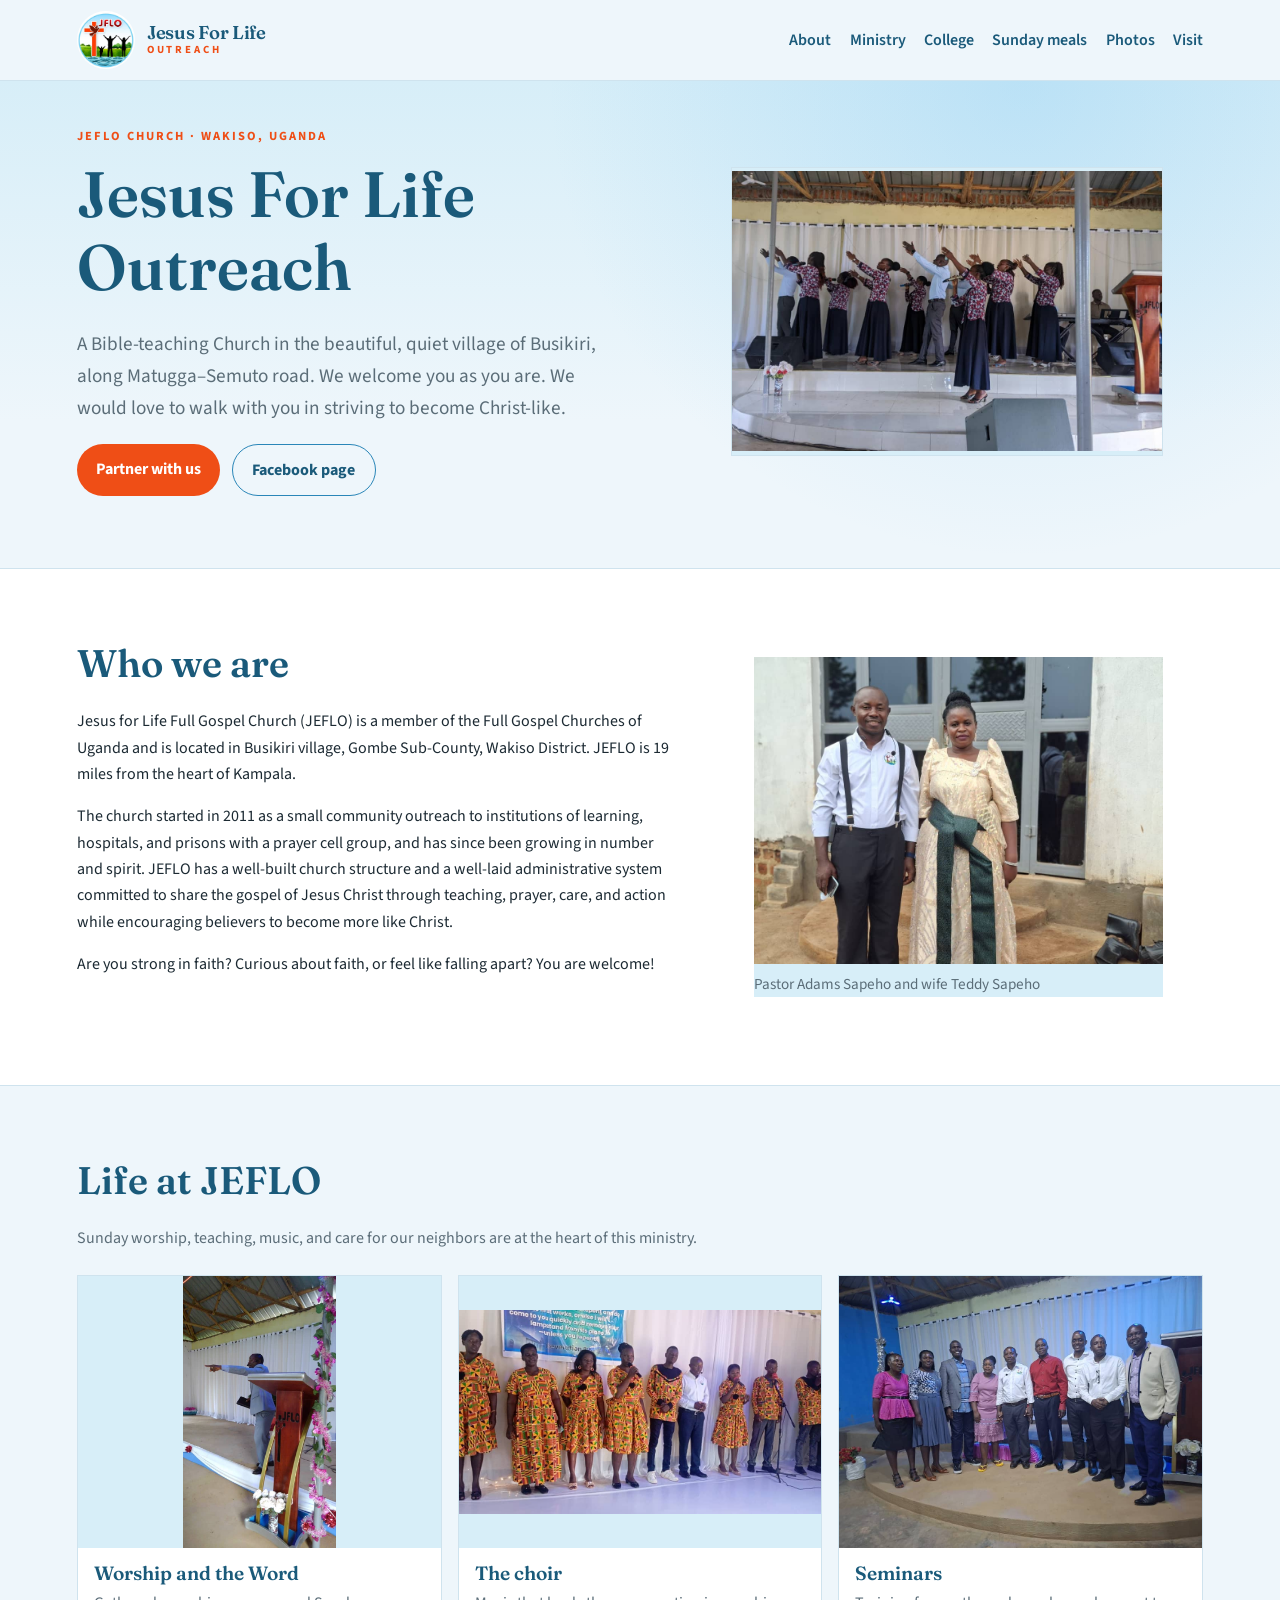
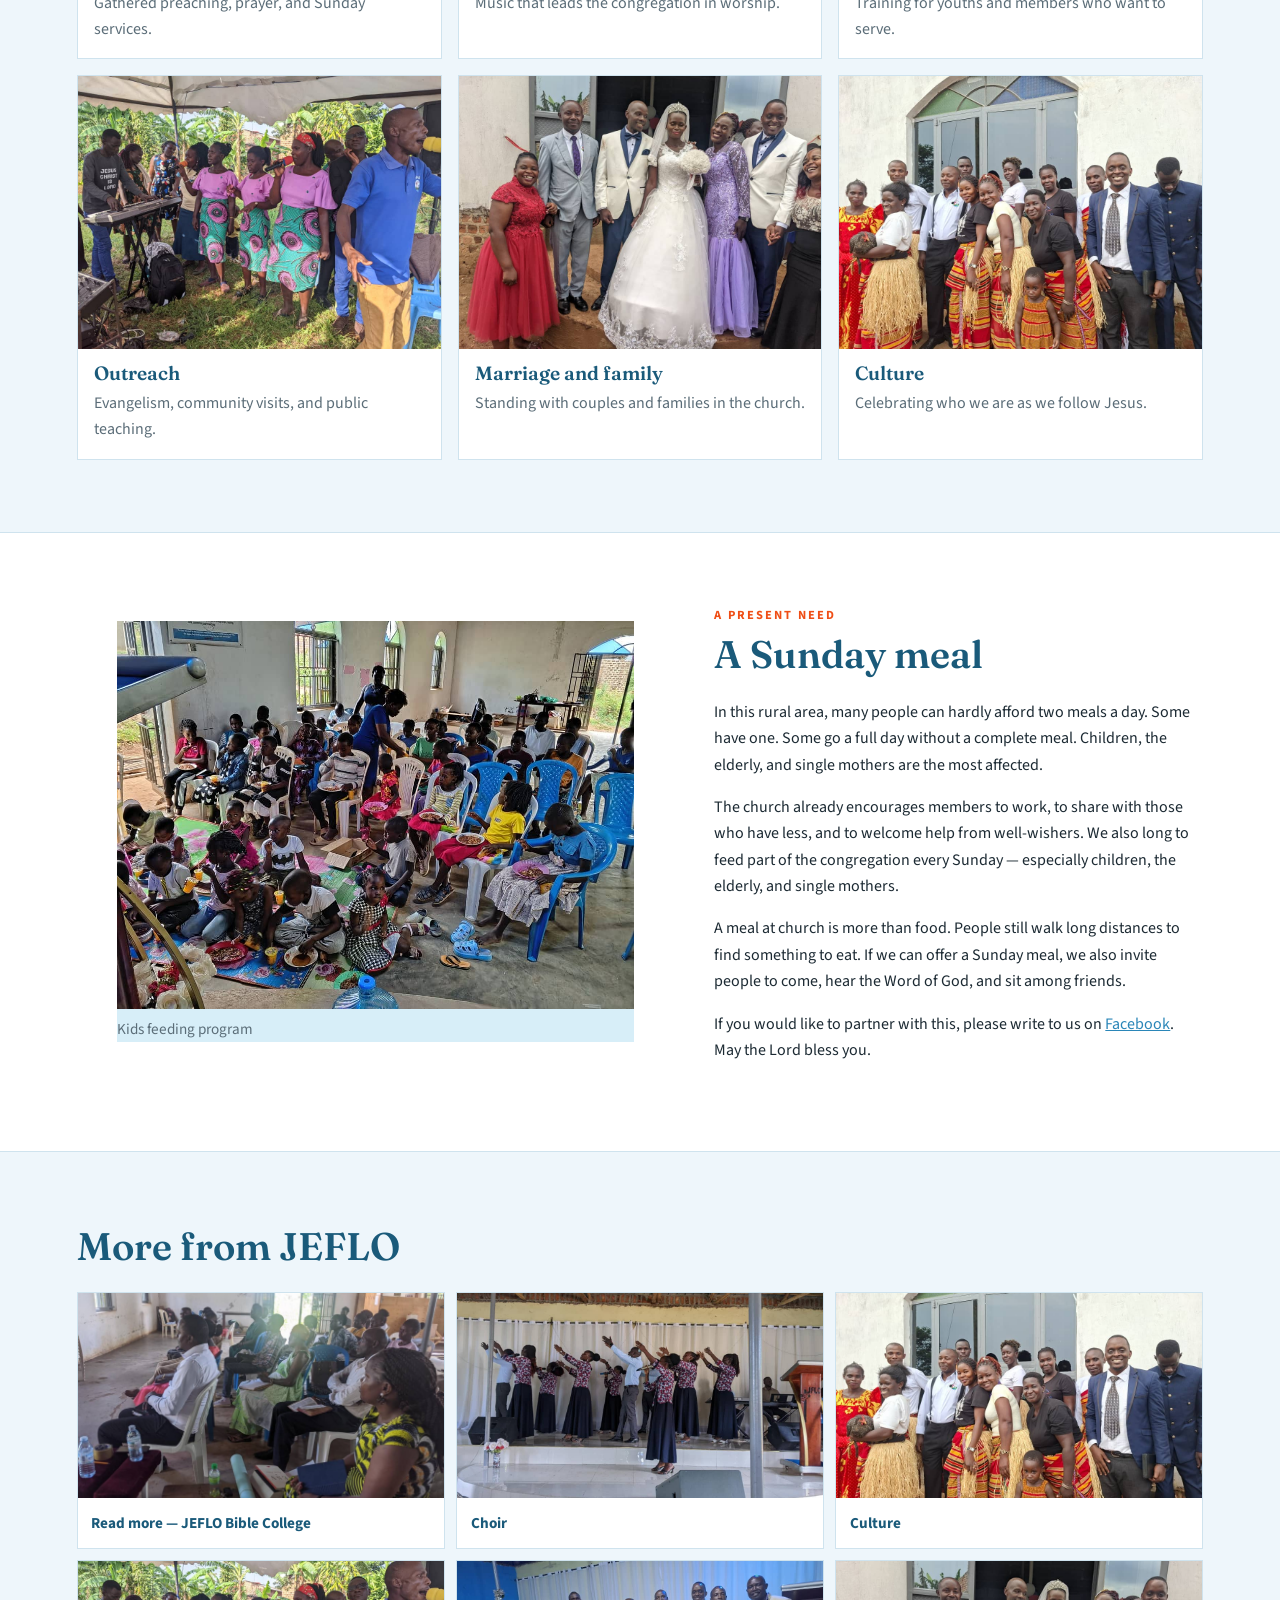
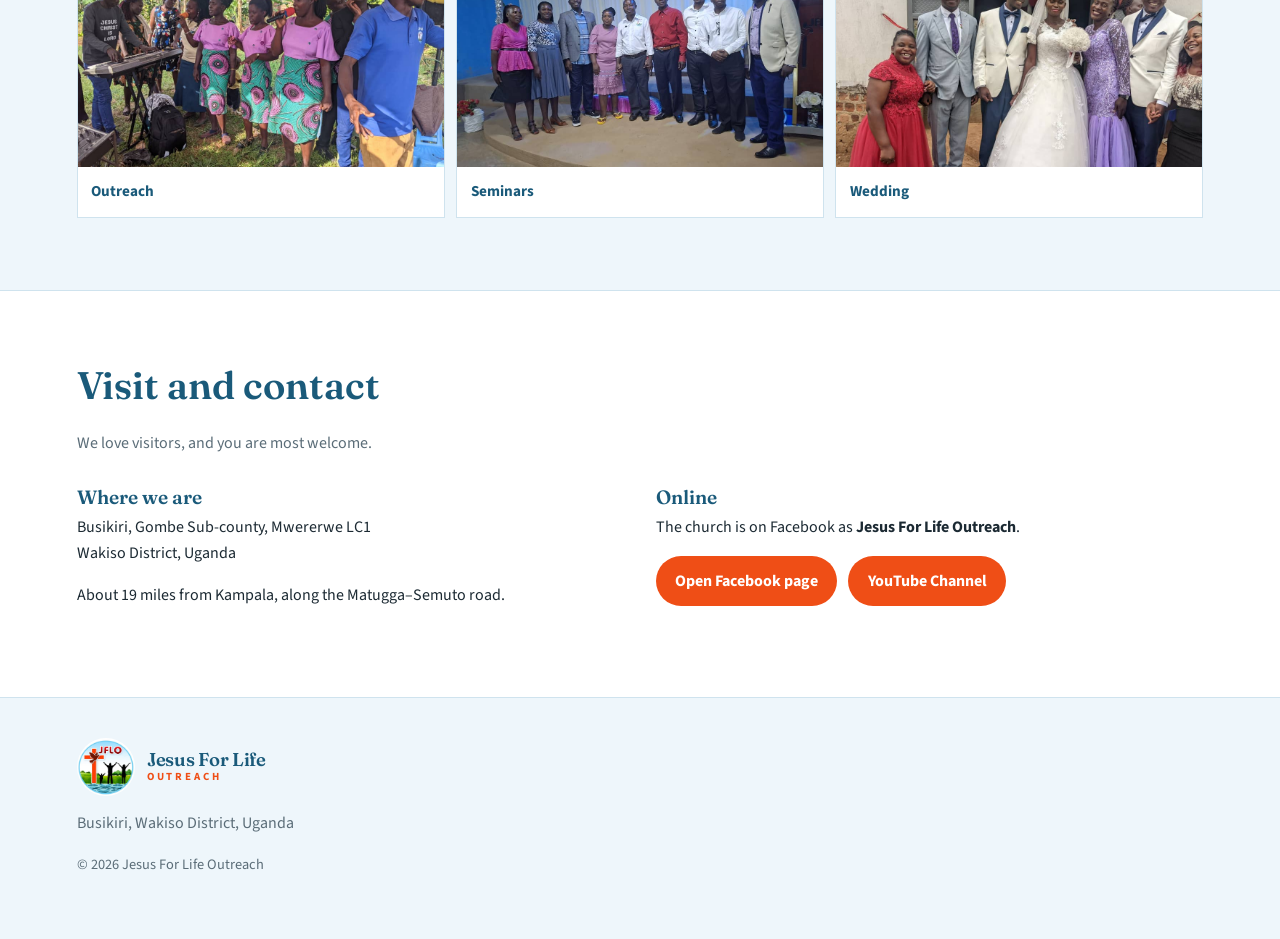
<file: index.html>
<!DOCTYPE html>
<html lang="en">
  <head>
    <meta charset="UTF-8" />
    <meta name="viewport" content="width=device-width, initial-scale=1" />
    <title>Jesus For Life Outreach | Busikiri, Uganda</title>
    <meta
      name="description"
      content="Jesus For Life Outreach (JEFLO) is a church and community ministry in Busikiri, Wakiso District, Uganda. Come as you are."
    />
    <link rel="icon" href="images/favicon.png" />
    <link rel="preconnect" href="https://fonts.googleapis.com" />
    <link rel="preconnect" href="https://fonts.gstatic.com" crossorigin />
    <link
      href="https://fonts.googleapis.com/css2?family=Fraunces:opsz,wght@9..144,500;9..144,600;9..144,700&family=Source+Sans+3:wght@400;500;600;700&display=swap"
      rel="stylesheet"
    />
    <link rel="stylesheet" href="styles.css" />
  </head>
  <body>
    <header class="site-header">
      <a class="brand" href="#home" aria-label="Jesus For Life Outreach">
        <img class="brand-mark" src="images/logo-jflo.png" alt="" />
        <span class="brand-text">
          <strong>Jesus For Life</strong>
          <span>Outreach</span>
        </span>
      </a>
      <button class="nav-toggle" type="button" aria-expanded="false" aria-controls="menu">
        Menu
      </button>
      <nav id="menu" class="nav" aria-label="Primary">
        <a href="#about">About</a>
        <a href="#ministry">Ministry</a>
        <a href="college.html">College</a>
        <a href="#meals">Sunday meals</a>
        <a href="#gallery">Photos</a>
        <a href="#visit">Visit</a>
      </nav>
    </header>

    <main>
      <section id="home" class="hero">
        <div class="hero-copy">
          <p class="eyebrow">JEFLO Church · Wakiso, Uganda</p>
          <h1>Jesus For Life Outreach</h1>
          <p class="lede">
            A Bible-teaching Church in the beautiful, quiet village of
            Busikiri, along Matugga–Semuto road. We welcome you as you are.
            We would love to walk with you in striving to become Christ-like.
          </p>
          <div class="actions">
            <a class="button" href="#meals">Partner with us</a>
            <a
              class="button button-ghost"
              href="https://www.facebook.com/JesusForLifeOutreach"
              target="_blank"
              rel="noopener noreferrer"
              >Facebook page</a
            >
          </div>
        </div>
        <figure class="hero-photo">
          <img
            src="images/choir.jpg"
            alt="The choir worshipping at Jesus For Life Outreach"
          />
        </figure>
      </section>

      <section id="about" class="panel">
        <div class="split">
          <div>
            <h2>Who we are</h2>
            <p>
              Jesus for Life Full Gospel Church (JEFLO) is a member of the
              Full Gospel Churches of Uganda and is located in Busikiri
              village, Gombe Sub-County, Wakiso District. JEFLO is 19 miles
              from the heart of Kampala.
            </p>
            <p>
              The church started in 2011 as a small community outreach to
              institutions of learning, hospitals, and prisons with a prayer
              cell group, and has since been growing in number and spirit.
              JEFLO has a well-built church structure and a well-laid
              administrative system committed to share the gospel of Jesus
              Christ through teaching, prayer, care, and action while
              encouraging believers to become more like Christ.
            </p>
            <p>
              Are you strong in faith? Curious about faith, or feel like
              falling apart? You are welcome!
            </p>
          </div>
          <figure>
            <img
              src="images/pastor.jpg"
              alt="Pastor Adams Sapeho and wife Teddy Sapeho"
            />
            <figcaption>Pastor Adams Sapeho and wife Teddy Sapeho</figcaption>
          </figure>
        </div>
      </section>

      <section id="ministry" class="panel panel-alt">
        <h2>Life at JEFLO</h2>
        <p class="intro">
          Sunday worship, teaching, music, and care for our neighbors are
          at the heart of this ministry.
        </p>
        <ul class="cards">
          <li>
            <img src="images/sermon.jpg" alt="Preaching from the JFLO pulpit" />
            <h3>Worship and the Word</h3>
            <p>Gathered preaching, prayer, and Sunday services.</p>
          </li>
          <li>
            <img src="images/choir-kente.jpg" alt="The church choir singing" />
            <h3>The choir</h3>
            <p>Music that leads the congregation in worship.</p>
          </li>
          <li>
            <img src="images/seminars.jpg" alt="Leaders gathered after a seminar" />
            <h3>Seminars</h3>
            <p>Training for youths and members who want to serve.</p>
          </li>
          <li>
            <img
              src="images/outreach.jpg"
              alt="Outdoor singing during a community gathering"
            />
            <h3>Outreach</h3>
            <p>Evangelism, community visits, and public teaching.</p>
          </li>
          <li>
            <img
              src="images/wedding.jpg"
              alt="A wedding celebration at the church"
            />
            <h3>Marriage and family</h3>
            <p>Standing with couples and families in the church.</p>
          </li>
          <li>
            <img
              src="images/culture.jpg"
              alt="Church members in cultural dress"
            />
            <h3>Culture</h3>
            <p>Celebrating who we are as we follow Jesus.</p>
          </li>
        </ul>
      </section>

      <section id="meals" class="panel">
        <div class="split">
          <figure>
            <img
              src="images/kids-feeding.jpg"
              alt="Children eating a meal at the church"
            />
            <figcaption>Kids feeding program</figcaption>
          </figure>
          <div>
            <p class="eyebrow">A present need</p>
            <h2>A Sunday meal</h2>
            <p>
              In this rural area, many people can hardly afford two meals
              a day. Some have one. Some go a full day without a complete
              meal. Children, the elderly, and single mothers are the most
              affected.
            </p>
            <p>
              The church already encourages members to work, to share
              with those who have less, and to welcome help from
              well-wishers. We also long to feed part of the congregation
              every Sunday — especially children, the elderly, and single
              mothers.
            </p>
            <p>
              A meal at church is more than food. People still walk long
              distances to find something to eat. If we can offer a
              Sunday meal, we also invite people to come, hear the Word of
              God, and sit among friends.
            </p>
            <p>
              If you would like to partner with this, please write to us
              on
              <a
                href="https://www.facebook.com/JesusForLifeOutreach"
                target="_blank"
                rel="noopener noreferrer"
                >Facebook</a
              >. May the Lord bless you.
            </p>
          </div>
        </div>
      </section>

      <section id="gallery" class="panel panel-alt">
        <h2>More from JEFLO</h2>
        <!-- New pages: turn a placeholder tile into a link. See README. -->
        <div class="tiles">
          <a class="tile" href="college.html">
            <img
              src="images/college-class.jpg"
              alt="Students gathered for a JEFLO Bible College class"
            />
            <span class="tile-label">Read more — JEFLO Bible College</span>
          </a>
          <div class="tile">
            <img src="images/choir.jpg" alt="Choir in worship" />
            <span class="tile-label">Choir</span>
          </div>
          <div class="tile">
            <img src="images/culture.jpg" alt="Cultural celebration" />
            <span class="tile-label">Culture</span>
          </div>
          <div class="tile">
            <img src="images/outreach.jpg" alt="Community outreach" />
            <span class="tile-label">Outreach</span>
          </div>
          <div class="tile">
            <img src="images/seminars.jpg" alt="Seminar gathering" />
            <span class="tile-label">Seminars</span>
          </div>
          <div class="tile">
            <img
              class="tile-from-top"
              src="images/wedding.jpg"
              alt="Wedding at the church"
            />
            <span class="tile-label">Wedding</span>
          </div>
        </div>
      </section>

      <section id="visit" class="panel">
        <h2>Visit and contact</h2>
        <p class="intro">
          We love visitors, and you are most welcome.
        </p>
        <div class="visit-grid">
          <div>
            <h3>Where we are</h3>
            <p>
              Busikiri, Gombe Sub-county, Mwererwe LC1<br />
              Wakiso District, Uganda
            </p>
            <p>
              About 19 miles from Kampala, along the Matugga–Semuto road.
            </p>
          </div>
          <div>
            <h3>Online</h3>
            <p>
              The church is on Facebook as
              <strong>Jesus For Life Outreach</strong>.
            </p>
            <a
              class="button"
              href="https://www.facebook.com/JesusForLifeOutreach"
              target="_blank"
              rel="noopener noreferrer"
              >Open Facebook page</a
            >
            <a
              class="button"
              href="https://www.youtube.com/@MrGuscan/featured"
              target="_blank"
              rel="noopener noreferrer"
              >YouTube Channel</a
            >
          </div>
        </div>
      </section>
    </main>

    <footer class="site-footer">
      <a class="brand" href="#home" aria-label="Jesus For Life Outreach">
        <img class="brand-mark" src="images/logo-jflo.png" alt="" />
        <span class="brand-text">
          <strong>Jesus For Life</strong>
          <span>Outreach</span>
        </span>
      </a>
      <p>Busikiri, Wakiso District, Uganda</p>
      <p class="small">&copy; <span id="year"></span> Jesus For Life Outreach</p>
    </footer>

    <script src="script.js"></script>
  </body>
</html>
</file>
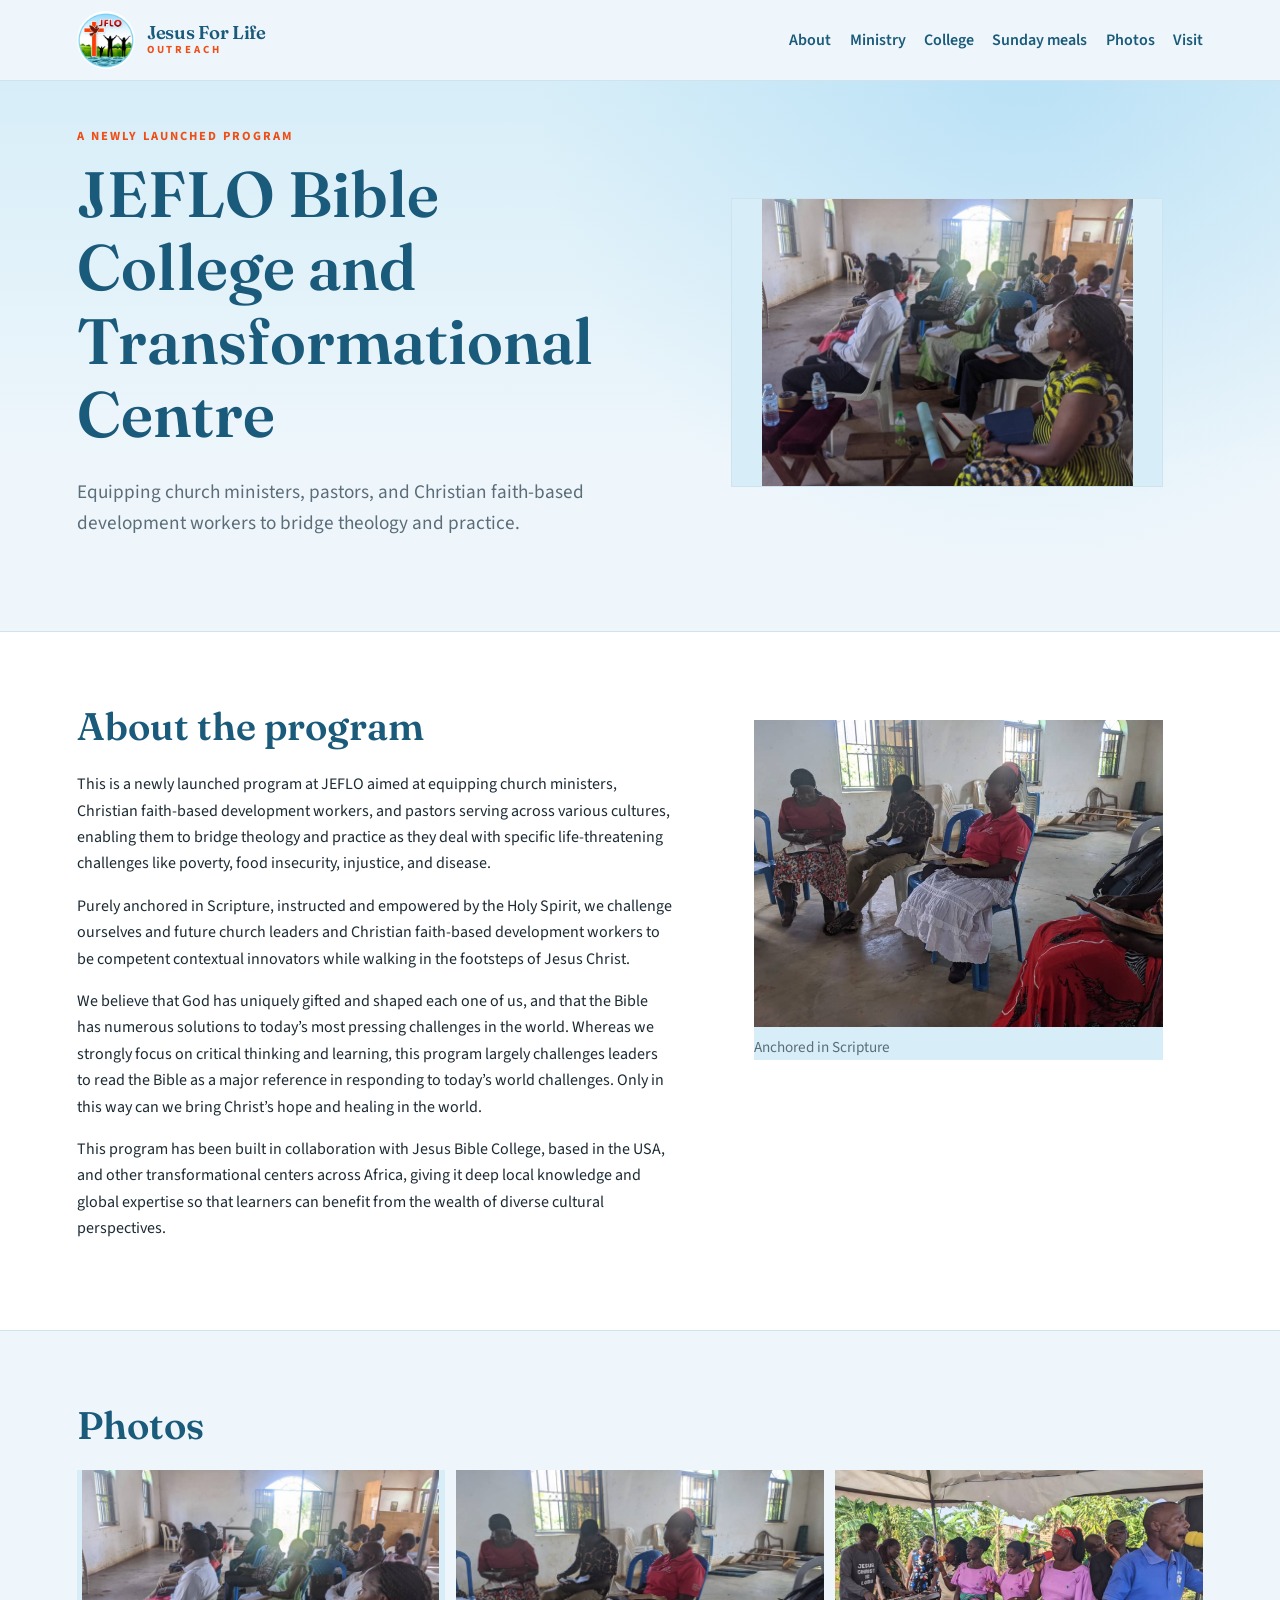
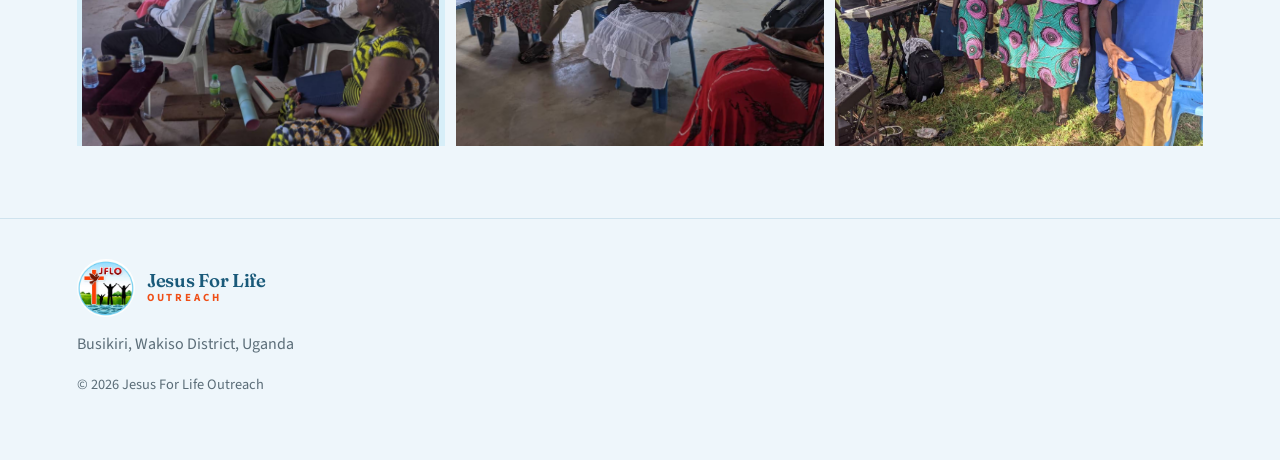
<file: college.html>
<!DOCTYPE html>
<html lang="en">
  <head>
    <meta charset="UTF-8" />
    <meta name="viewport" content="width=device-width, initial-scale=1" />
    <title>JEFLO Bible College and Transformational Centre</title>
    <meta
      name="description"
      content="JEFLO Bible College and Transformational Centre equips church ministers, pastors, and Christian development workers to bridge theology and practice."
    />
    <link rel="icon" href="images/favicon.png" />
    <link rel="preconnect" href="https://fonts.googleapis.com" />
    <link rel="preconnect" href="https://fonts.gstatic.com" crossorigin />
    <link
      href="https://fonts.googleapis.com/css2?family=Fraunces:opsz,wght@9..144,500;9..144,600;9..144,700&family=Source+Sans+3:wght@400;500;600;700&display=swap"
      rel="stylesheet"
    />
    <link rel="stylesheet" href="styles.css" />
  </head>
  <body>
    <header class="site-header">
      <a class="brand" href="index.html" aria-label="Jesus For Life Outreach">
        <img class="brand-mark" src="images/logo-jflo.png" alt="" />
        <span class="brand-text">
          <strong>Jesus For Life</strong>
          <span>Outreach</span>
        </span>
      </a>
      <button class="nav-toggle" type="button" aria-expanded="false" aria-controls="menu">
        Menu
      </button>
      <nav id="menu" class="nav" aria-label="Primary">
        <a href="index.html#about">About</a>
        <a href="index.html#ministry">Ministry</a>
        <a href="college.html">College</a>
        <a href="index.html#meals">Sunday meals</a>
        <a href="index.html#gallery">Photos</a>
        <a href="index.html#visit">Visit</a>
      </nav>
    </header>

    <main>
      <section class="hero">
        <div class="hero-copy">
          <p class="eyebrow">A newly launched program</p>
          <h1>JEFLO Bible College and Transformational Centre</h1>
          <p class="lede">
            Equipping church ministers, pastors, and Christian faith-based
            development workers to bridge theology and practice.
          </p>
        </div>
        <figure class="hero-photo">
          <img
            src="images/college-class.jpg"
            alt="Students gathered for a JEFLO Bible College class"
          />
        </figure>
      </section>

      <section class="panel">
        <div class="split">
          <div>
            <h2>About the program</h2>
            <p>
              This is a newly launched program at JEFLO aimed at equipping
              church ministers, Christian faith-based development workers,
              and pastors serving across various cultures, enabling them to
              bridge theology and practice as they deal with specific
              life-threatening challenges like poverty, food insecurity,
              injustice, and disease.
            </p>
            <p>
              Purely anchored in Scripture, instructed and empowered by the
              Holy Spirit, we challenge ourselves and future church leaders
              and Christian faith-based development workers to be competent
              contextual innovators while walking in the footsteps of Jesus
              Christ.
            </p>
            <p>
              We believe that God has uniquely gifted and shaped each one of
              us, and that the Bible has numerous solutions to today’s most
              pressing challenges in the world. Whereas we strongly focus on
              critical thinking and learning, this program largely challenges
              leaders to read the Bible as a major reference in responding to
              today’s world challenges. Only in this way can we bring
              Christ’s hope and healing in the world.
            </p>
            <p>
              This program has been built in collaboration with Jesus Bible
              College, based in the USA, and other transformational centers
              across Africa, giving it deep local knowledge and global
              expertise so that learners can benefit from the wealth of
              diverse cultural perspectives.
            </p>
          </div>
          <figure>
            <img
              src="images/college-scripture.jpg"
              alt="Students reading the Bible during class"
            />
            <figcaption>Anchored in Scripture</figcaption>
          </figure>
        </div>
      </section>

      <section class="panel panel-alt">
        <h2>Photos</h2>
        <div class="gallery">
          <img src="images/college-class.jpg" alt="Bible College class in session" />
          <img src="images/college-scripture.jpg" alt="Students reading Scripture" />
          <img src="images/outreach.jpg" alt="Community teaching and outreach" />
        </div>
      </section>
    </main>

    <footer class="site-footer">
      <a class="brand" href="index.html" aria-label="Jesus For Life Outreach">
        <img class="brand-mark" src="images/logo-jflo.png" alt="" />
        <span class="brand-text">
          <strong>Jesus For Life</strong>
          <span>Outreach</span>
        </span>
      </a>
      <p>Busikiri, Wakiso District, Uganda</p>
      <p class="small">&copy; <span id="year"></span> Jesus For Life Outreach</p>
    </footer>

    <script src="script.js"></script>
  </body>
</html>
</file>
<file: styles.css>
:root {
  --blue: #2a86b8;
  --blue-deep: #1a5a7a;
  --orange: #ef4e16;
  --orange-deep: #c93c0e;
  --cream: #eef6fb;
  --paper: #ffffff;
  --ink: #1c2a33;
  --muted: #5b6d78;
  --line: #cfe3ee;
}

* {
  box-sizing: border-box;
}

html {
  scroll-behavior: smooth;
}

body {
  margin: 0;
  color: var(--ink);
  background: var(--cream);
  font-family: "Source Sans 3", sans-serif;
  line-height: 1.65;
}

img {
  max-width: 100%;
  display: block;
}

h1,
h2,
h3 {
  font-family: Fraunces, Georgia, serif;
  font-weight: 600;
  line-height: 1.15;
  color: var(--blue-deep);
}

h1 {
  font-size: clamp(2.4rem, 5vw, 4.2rem);
  margin: 0.15em 0 0.4em;
}

h2 {
  font-size: clamp(1.8rem, 3vw, 2.4rem);
  margin: 0 0 0.6em;
}

h3 {
  font-size: 1.2rem;
  margin: 0.7em 0 0.3em;
}

p {
  margin: 0 0 1em;
}

a {
  color: var(--blue);
}

.site-header {
  display: flex;
  justify-content: space-between;
  align-items: center;
  gap: 1rem;
  padding: 0.7rem 6vw;
  position: sticky;
  top: 0;
  background: rgba(238, 246, 251, 0.94);
  backdrop-filter: blur(10px);
  border-bottom: 1px solid var(--line);
  z-index: 20;
}

.brand {
  display: flex;
  align-items: center;
  gap: 0.75rem;
  text-decoration: none;
  color: var(--blue-deep);
}

.brand-mark {
  width: 58px;
  height: 58px;
  flex: none;
  display: block;
  border-radius: 50%;
}

.brand-text {
  display: flex;
  flex-direction: column;
  gap: 0.18rem;
}

.brand-text strong {
  font-family: Fraunces, Georgia, serif;
  font-size: 1.16rem;
  font-weight: 600;
  letter-spacing: -0.015em;
  line-height: 1;
}

.brand-text span {
  font-size: 0.68rem;
  font-weight: 700;
  letter-spacing: 0.26em;
  text-transform: uppercase;
  color: var(--orange);
  line-height: 1;
}

.nav {
  display: flex;
  gap: 1.15rem;
}

.nav a {
  text-decoration: none;
  font-weight: 600;
  color: var(--blue-deep);
}

.nav a:hover {
  color: var(--orange);
}

.nav-toggle {
  display: none;
  background: transparent;
  border: 1px solid var(--line);
  padding: 0.4rem 0.7rem;
  font: inherit;
  cursor: pointer;
}

.hero {
  display: grid;
  grid-template-columns: 1.05fr 0.95fr;
  gap: 3rem;
  align-items: center;
  padding: 5vh 6vw 8vh;
  background:
    radial-gradient(circle at 80% 0, rgba(112, 192, 240, 0.28), transparent 42%),
    linear-gradient(180deg, #d7eef8 0%, var(--cream) 70%);
}

.eyebrow {
  margin: 0 0 0.4rem;
  color: var(--orange);
  letter-spacing: 0.16em;
  text-transform: uppercase;
  font-size: 0.78rem;
  font-weight: 700;
}

.lede {
  font-size: 1.2rem;
  color: var(--muted);
  max-width: 34rem;
}

.actions {
  display: flex;
  flex-wrap: wrap;
  gap: 0.75rem;
  margin-top: 0.4rem;
}

.button {
  display: inline-block;
  padding: 0.75rem 1.2rem;
  background: var(--orange);
  color: white;
  text-decoration: none;
  border-radius: 999px;
  font-weight: 700;
}

.button:hover {
  background: var(--orange-deep);
}

.button-ghost {
  background: transparent;
  color: var(--blue-deep);
  border: 1px solid var(--blue);
}

.button-ghost:hover {
  background: var(--blue);
  color: white;
}

.hero-photo,
.split figure,
.cards img,
.gallery img {
  background: #d7eef8;
}

.hero-photo img,
.split figure img,
.cards img,
.gallery img {
  width: 100%;
  height: auto;
  display: block;
  object-fit: contain;
  object-position: center;
}

.hero-photo {
  border: 1px solid var(--line);
}

.hero-photo img {
  aspect-ratio: 3 / 2;
}

.panel {
  padding: 4.5rem 6vw;
  background: var(--paper);
  border-top: 1px solid var(--line);
}

.panel-alt {
  background: var(--cream);
}

.intro {
  max-width: 40rem;
  color: var(--muted);
}

.split {
  display: grid;
  grid-template-columns: 1.1fr 0.9fr;
  gap: 2.5rem;
  align-items: start;
}

.split figure img {
  aspect-ratio: 4 / 3;
}

figcaption {
  margin-top: 0.5rem;
  color: var(--muted);
  font-size: 0.95rem;
}

.cards {
  list-style: none;
  margin: 1.5rem 0 0;
  padding: 0;
  display: grid;
  grid-template-columns: repeat(3, 1fr);
  gap: 1rem;
}

.cards li {
  background: var(--paper);
  border: 1px solid var(--line);
  padding: 0 0 1rem;
}

.cards img {
  aspect-ratio: 4 / 3;
}

.cards p {
  margin: 0;
  padding: 0 1rem;
  color: var(--muted);
}

.cards h3 {
  padding: 0 1rem;
}

.gallery {
  display: grid;
  grid-template-columns: repeat(3, 1fr);
  gap: 0.7rem;
  margin-top: 1.4rem;
}

.gallery img {
  aspect-ratio: 4 / 3;
}

.tiles {
  display: grid;
  grid-template-columns: repeat(3, 1fr);
  gap: 0.7rem;
  margin-top: 1.4rem;
}

.tile {
  display: flex;
  flex-direction: column;
  background: var(--paper);
  border: 1px solid var(--line);
  color: inherit;
  text-decoration: none;
  overflow: hidden;
}

.tile img {
  width: 100%;
  height: auto;
  aspect-ratio: 16 / 9;
  object-fit: cover;
  object-position: center;
  background: #d7eef8;
}

.tile img.tile-from-top {
  object-position: center 12%;
}

.tile-label {
  display: flex;
  align-items: center;
  min-height: 3.1rem;
  padding: 0.65rem 0.85rem;
  font-weight: 700;
  font-size: 0.95rem;
  color: var(--blue-deep);
}

a.tile:hover {
  border-color: var(--orange);
}

a.tile:hover .tile-label {
  color: var(--orange);
}

.visit-grid {
  display: grid;
  grid-template-columns: 1fr 1fr;
  gap: 2rem;
  margin-top: 1rem;
}

.visit-grid .button {
  margin: 0 0.5rem 0.6rem 0;
}

.site-footer {
  padding: 2.5rem 6vw 3rem;
  border-top: 1px solid var(--line);
  color: var(--muted);
}

.site-footer .brand {
  margin-bottom: 0.9rem;
}

.small {
  font-size: 0.9rem;
}

@media (max-width: 860px) {
  .hero,
  .split,
  .cards,
  .gallery,
  .tiles,
  .visit-grid {
    grid-template-columns: 1fr;
  }

  .nav-toggle {
    display: inline-block;
  }

  .nav {
    display: none;
    position: absolute;
    top: 100%;
    left: 0;
    right: 0;
    background: var(--cream);
    border-bottom: 1px solid var(--line);
    padding: 0.8rem 6vw 1.2rem;
    flex-direction: column;
  }

  .nav.open {
    display: flex;
  }
}
</file>
